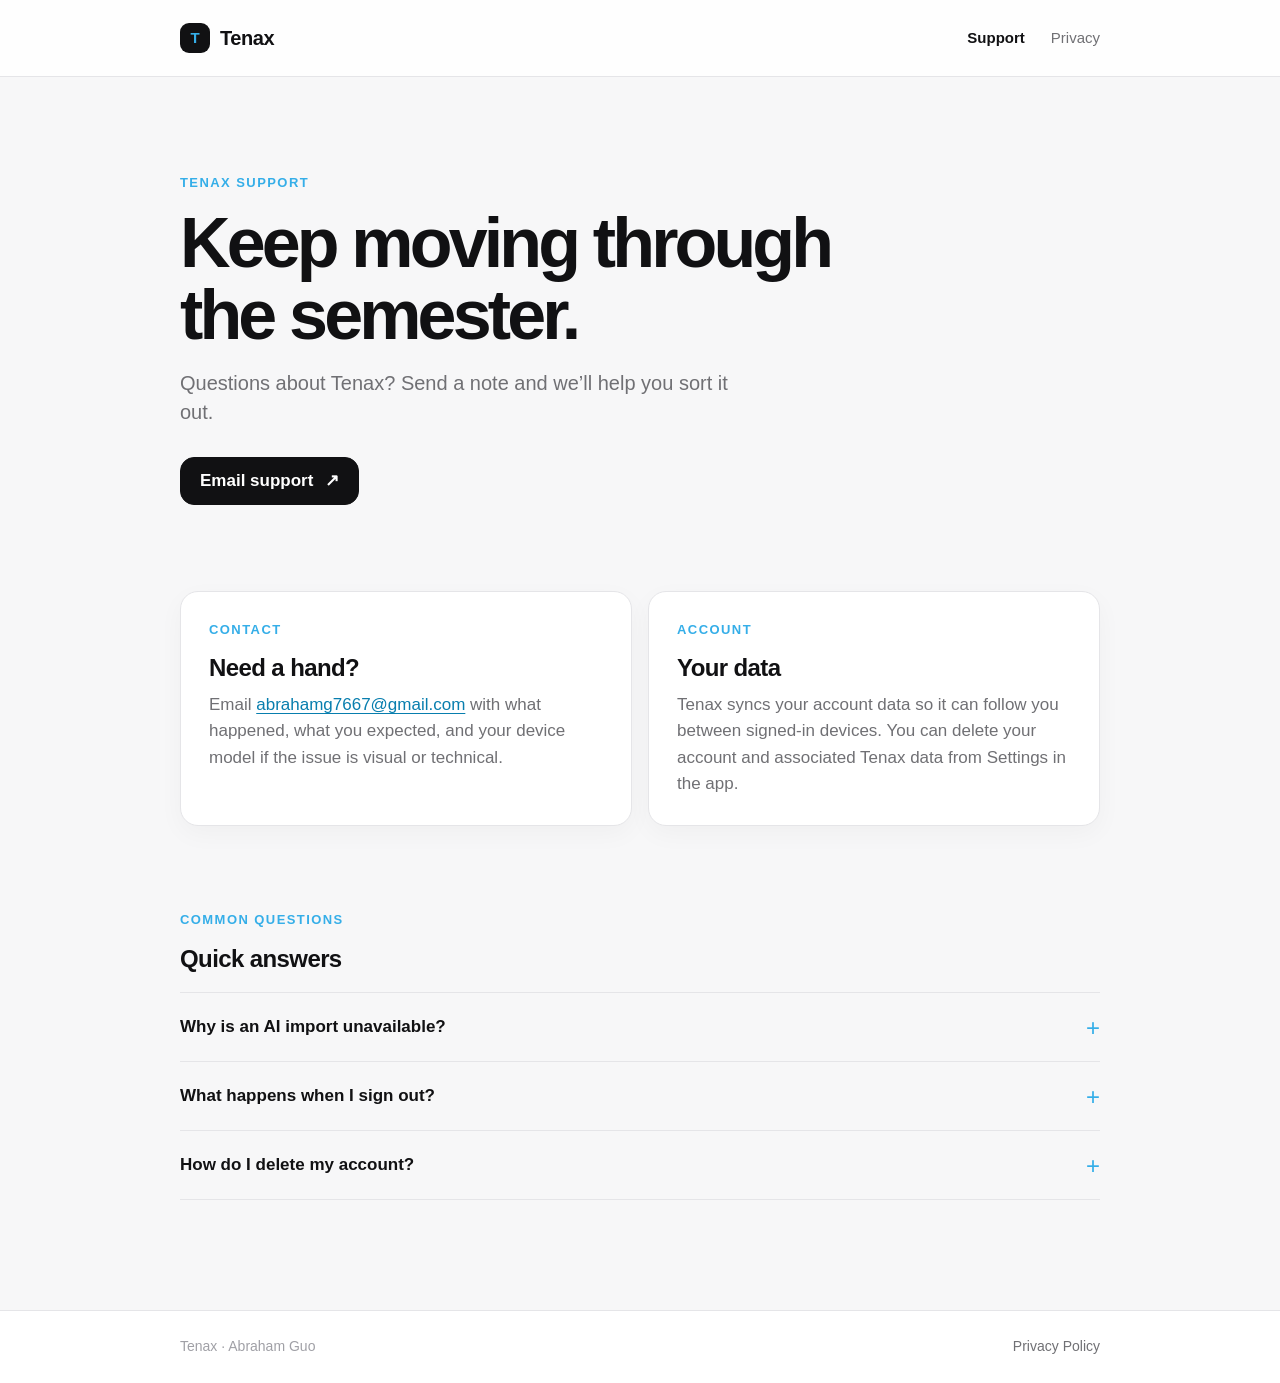
<file: index.html>
<!doctype html>
<html lang="en">
<head>
  <meta charset="utf-8">
  <meta name="viewport" content="width=device-width, initial-scale=1">
  <meta name="description" content="Tenax support and help.">
  <title>Tenax Support</title>
  <link rel="icon" type="image/svg+xml" href="data:image/svg+xml,%3Csvg xmlns='http://www.w3.org/2000/svg' viewBox='0 0 64 64'%3E%3Crect width='64' height='64' rx='18' fill='%230b0b0c'/%3E%3Cpath d='M18 18h28M32 18v28' stroke='%235ac8fa' stroke-width='7' stroke-linecap='round'/%3E%3C/svg%3E">
  <link rel="stylesheet" href="styles.css">
</head>
<body>
  <a class="skip-link" href="#main">Skip to content</a>
  <header class="site-header">
    <div class="shell header-inner">
      <a class="brand" href="index.html" aria-label="Tenax home">
        <span class="brand-mark" aria-hidden="true">T</span>
        <span>Tenax</span>
      </a>
      <nav class="site-nav" aria-label="Main navigation">
        <a class="active" href="index.html">Support</a>
        <a href="privacy.html">Privacy</a>
      </nav>
    </div>
  </header>

  <main id="main" class="shell page-content">
    <section class="intro" aria-labelledby="page-title">
      <p class="eyebrow">Tenax support</p>
      <h1 id="page-title">Keep moving through the semester.</h1>
      <p class="lede">Questions about Tenax? Send a note and we’ll help you sort it out.</p>
      <a class="primary-action" href="mailto:abrahamg7667@gmail.com">Email support <span aria-hidden="true">↗</span></a>
    </section>

    <section class="support-grid" aria-label="Support information">
      <article class="support-card">
        <p class="card-kicker">Contact</p>
        <h2>Need a hand?</h2>
        <p>Email <a class="inline-link" href="mailto:abrahamg7667@gmail.com">abrahamg7667@gmail.com</a> with what happened, what you expected, and your device model if the issue is visual or technical.</p>
      </article>
      <article class="support-card">
        <p class="card-kicker">Account</p>
        <h2>Your data</h2>
        <p>Tenax syncs your account data so it can follow you between signed-in devices. You can delete your account and associated Tenax data from Settings in the app.</p>
      </article>
    </section>

    <section class="faq-section" aria-labelledby="faq-title">
      <div class="section-heading">
        <p class="card-kicker">Common questions</p>
        <h2 id="faq-title">Quick answers</h2>
      </div>
      <div class="faq-list">
        <details>
          <summary>Why is an AI import unavailable?</summary>
          <p>The shared AI route can be temporarily busy or limited by its current quota. Try again later, or choose your own Gemini API key in Tenax Settings if you prefer to use your own quota.</p>
        </details>
        <details>
          <summary>What happens when I sign out?</summary>
          <p>Your signed-in account data is separated from other accounts. Sign back in to the same account to access its synced data.</p>
        </details>
        <details>
          <summary>How do I delete my account?</summary>
          <p>Open Tenax Settings, choose the account section, and select Delete Account. This removes the Tenax account data associated with that account and clears local account data on the device.</p>
        </details>
      </div>
    </section>
  </main>

  <footer class="site-footer">
    <div class="shell footer-inner">
      <span>Tenax · Abraham Guo</span>
      <a href="privacy.html">Privacy Policy</a>
    </div>
  </footer>
</body>
</html>
</file>
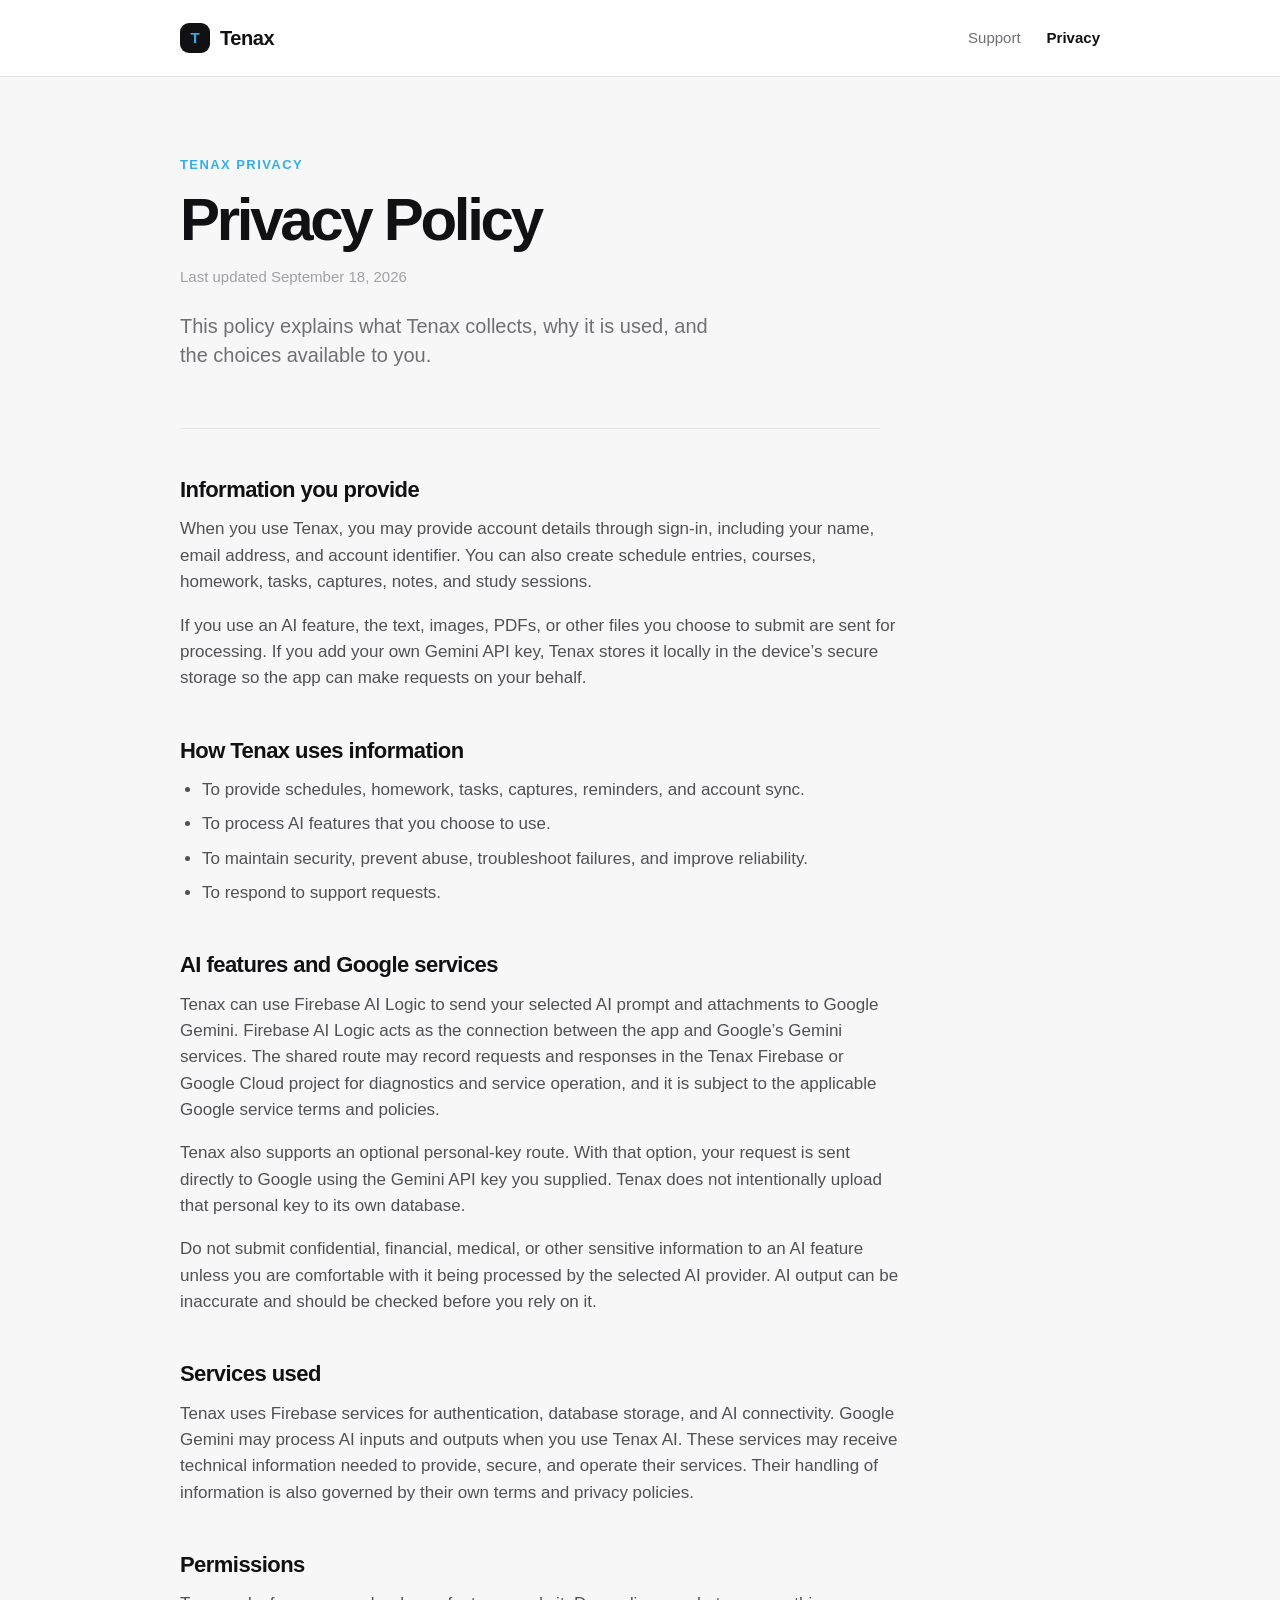
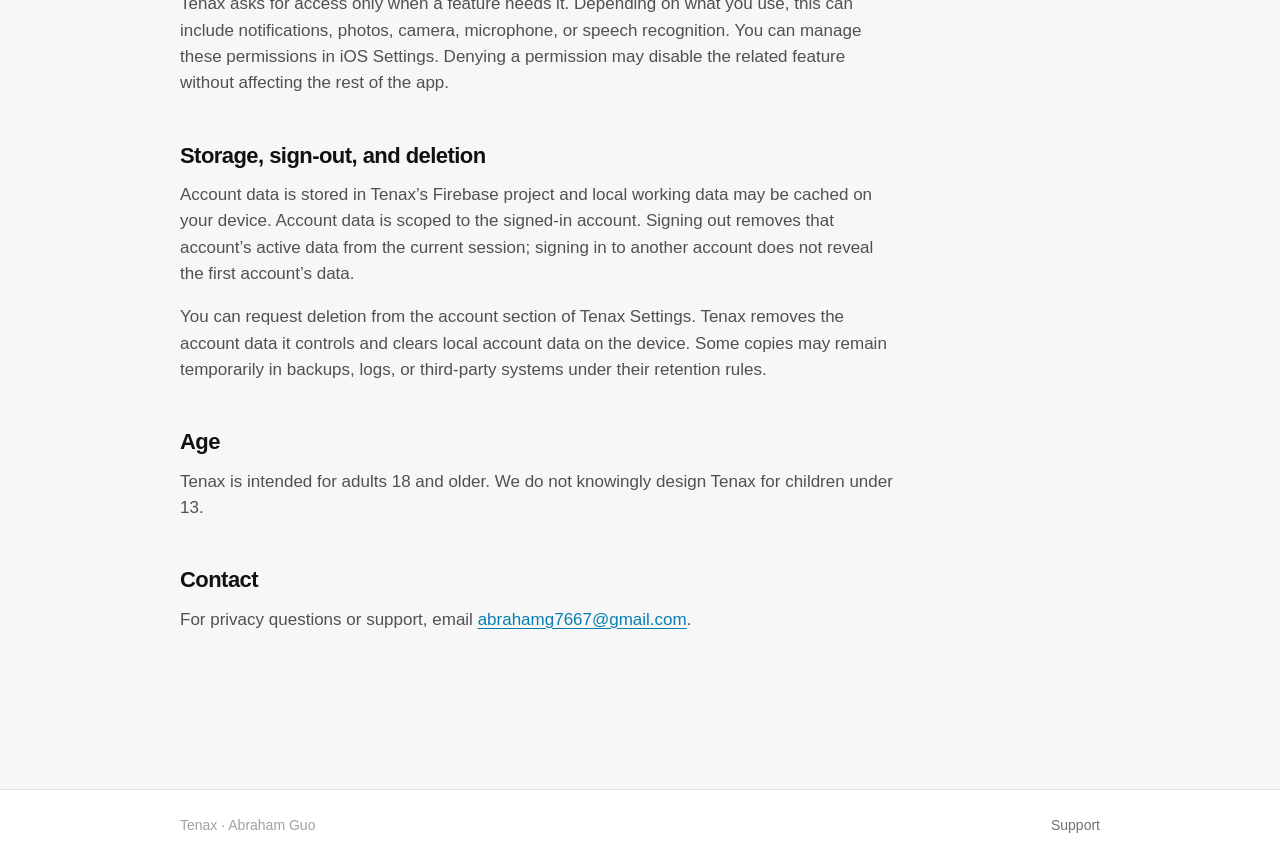
<file: privacy.html>
<!doctype html>
<html lang="en">
<head>
  <meta charset="utf-8">
  <meta name="viewport" content="width=device-width, initial-scale=1">
  <meta name="description" content="Tenax Privacy Policy.">
  <title>Tenax Privacy Policy</title>
  <link rel="icon" type="image/svg+xml" href="data:image/svg+xml,%3Csvg xmlns='http://www.w3.org/2000/svg' viewBox='0 0 64 64'%3E%3Crect width='64' height='64' rx='18' fill='%230b0b0c'/%3E%3Cpath d='M18 18h28M32 18v28' stroke='%235ac8fa' stroke-width='7' stroke-linecap='round'/%3E%3C/svg%3E">
  <link rel="stylesheet" href="styles.css">
</head>
<body>
  <a class="skip-link" href="#main">Skip to content</a>
  <header class="site-header">
    <div class="shell header-inner">
      <a class="brand" href="index.html" aria-label="Tenax home">
        <span class="brand-mark" aria-hidden="true">T</span>
        <span>Tenax</span>
      </a>
      <nav class="site-nav" aria-label="Main navigation">
        <a href="index.html">Support</a>
        <a class="active" href="privacy.html">Privacy</a>
      </nav>
    </div>
  </header>

  <main id="main" class="shell policy-layout">
    <header class="policy-header">
      <p class="eyebrow">Tenax privacy</p>
      <h1>Privacy Policy</h1>
      <p class="policy-meta">Last updated September 18, 2026</p>
      <p class="lede">This policy explains what Tenax collects, why it is used, and the choices available to you.</p>
    </header>

    <div class="policy-body">
      <section>
        <h2>Information you provide</h2>
        <p>When you use Tenax, you may provide account details through sign-in, including your name, email address, and account identifier. You can also create schedule entries, courses, homework, tasks, captures, notes, and study sessions.</p>
        <p>If you use an AI feature, the text, images, PDFs, or other files you choose to submit are sent for processing. If you add your own Gemini API key, Tenax stores it locally in the device’s secure storage so the app can make requests on your behalf.</p>
      </section>

      <section>
        <h2>How Tenax uses information</h2>
        <ul>
          <li>To provide schedules, homework, tasks, captures, reminders, and account sync.</li>
          <li>To process AI features that you choose to use.</li>
          <li>To maintain security, prevent abuse, troubleshoot failures, and improve reliability.</li>
          <li>To respond to support requests.</li>
        </ul>
      </section>

      <section>
        <h2>AI features and Google services</h2>
        <p>Tenax can use Firebase AI Logic to send your selected AI prompt and attachments to Google Gemini. Firebase AI Logic acts as the connection between the app and Google’s Gemini services. The shared route may record requests and responses in the Tenax Firebase or Google Cloud project for diagnostics and service operation, and it is subject to the applicable Google service terms and policies.</p>
        <p>Tenax also supports an optional personal-key route. With that option, your request is sent directly to Google using the Gemini API key you supplied. Tenax does not intentionally upload that personal key to its own database.</p>
        <p>Do not submit confidential, financial, medical, or other sensitive information to an AI feature unless you are comfortable with it being processed by the selected AI provider. AI output can be inaccurate and should be checked before you rely on it.</p>
      </section>

      <section>
        <h2>Services used</h2>
        <p>Tenax uses Firebase services for authentication, database storage, and AI connectivity. Google Gemini may process AI inputs and outputs when you use Tenax AI. These services may receive technical information needed to provide, secure, and operate their services. Their handling of information is also governed by their own terms and privacy policies.</p>
      </section>

      <section>
        <h2>Permissions</h2>
        <p>Tenax asks for access only when a feature needs it. Depending on what you use, this can include notifications, photos, camera, microphone, or speech recognition. You can manage these permissions in iOS Settings. Denying a permission may disable the related feature without affecting the rest of the app.</p>
      </section>

      <section>
        <h2>Storage, sign-out, and deletion</h2>
        <p>Account data is stored in Tenax’s Firebase project and local working data may be cached on your device. Account data is scoped to the signed-in account. Signing out removes that account’s active data from the current session; signing in to another account does not reveal the first account’s data.</p>
        <p>You can request deletion from the account section of Tenax Settings. Tenax removes the account data it controls and clears local account data on the device. Some copies may remain temporarily in backups, logs, or third-party systems under their retention rules.</p>
      </section>

      <section>
        <h2>Age</h2>
        <p>Tenax is intended for adults 18 and older. We do not knowingly design Tenax for children under 13.</p>
      </section>

      <section>
        <h2>Contact</h2>
        <p>For privacy questions or support, email <a class="inline-link" href="mailto:abrahamg7667@gmail.com">abrahamg7667@gmail.com</a>.</p>
      </section>
    </div>
  </main>

  <footer class="site-footer">
    <div class="shell footer-inner">
      <span>Tenax · Abraham Guo</span>
      <a href="index.html">Support</a>
    </div>
  </footer>
</body>
</html>
</file>
<file: styles.css>
:root {
  color-scheme: light;
  --ink: #111113;
  --muted: #707074;
  --quiet: #a0a0a6;
  --line: #e5e5e8;
  --surface: #ffffff;
  --page: #f7f7f8;
  --accent: #35aee8;
  --accent-soft: #eaf7fd;
  --max-width: 920px;
}

* {
  box-sizing: border-box;
}

html {
  scroll-behavior: smooth;
}

body {
  margin: 0;
  background: var(--page);
  color: var(--ink);
  font-family: -apple-system, BlinkMacSystemFont, "SF Pro Display", "SF Pro Text", Inter, Helvetica, Arial, sans-serif;
  font-size: 17px;
  line-height: 1.55;
  -webkit-font-smoothing: antialiased;
}

a {
  color: inherit;
}

.shell {
  width: min(calc(100% - 40px), var(--max-width));
  margin: 0 auto;
}

.skip-link {
  position: absolute;
  top: 10px;
  left: 16px;
  z-index: 10;
  padding: 8px 12px;
  border-radius: 8px;
  background: var(--ink);
  color: #fff;
  transform: translateY(-150%);
}

.skip-link:focus {
  transform: translateY(0);
}

.site-header {
  border-bottom: 1px solid var(--line);
  background: rgba(255, 255, 255, 0.88);
}

.header-inner,
.footer-inner {
  display: flex;
  align-items: center;
  justify-content: space-between;
  min-height: 76px;
}

.brand {
  display: inline-flex;
  align-items: center;
  gap: 10px;
  font-size: 20px;
  font-weight: 700;
  letter-spacing: -0.02em;
  text-decoration: none;
}

.brand-mark {
  display: grid;
  width: 30px;
  height: 30px;
  place-items: center;
  border-radius: 9px;
  background: var(--ink);
  color: var(--accent);
  font-size: 15px;
  font-weight: 800;
}

.site-nav {
  display: flex;
  gap: 26px;
  color: var(--muted);
  font-size: 15px;
}

.site-nav a {
  padding: 8px 0;
  text-decoration: none;
}

.site-nav a:hover,
.site-nav a:focus-visible,
.site-nav .active {
  color: var(--ink);
}

.site-nav .active {
  font-weight: 650;
}

.page-content {
  padding: 96px 0 110px;
}

.intro {
  max-width: 660px;
}

.eyebrow,
.card-kicker {
  margin: 0 0 14px;
  color: var(--accent);
  font-size: 13px;
  font-weight: 750;
  letter-spacing: 0.11em;
  text-transform: uppercase;
}

h1,
h2,
p {
  margin-top: 0;
}

h1 {
  max-width: 680px;
  margin-bottom: 18px;
  font-size: clamp(42px, 7vw, 70px);
  line-height: 1.03;
  letter-spacing: -0.055em;
}

h2 {
  margin-bottom: 10px;
  font-size: 24px;
  line-height: 1.15;
  letter-spacing: -0.025em;
}

.lede {
  max-width: 560px;
  margin-bottom: 30px;
  color: var(--muted);
  font-size: 20px;
  line-height: 1.45;
}

.primary-action {
  display: inline-flex;
  align-items: center;
  gap: 12px;
  min-height: 48px;
  padding: 0 19px;
  border: 1px solid var(--ink);
  border-radius: 14px;
  background: var(--ink);
  color: #fff;
  font-weight: 650;
  text-decoration: none;
  transition: transform 160ms ease, background 160ms ease;
}

.primary-action:hover,
.primary-action:focus-visible {
  background: #2c2c30;
  transform: translateY(-1px);
}

.support-grid {
  display: grid;
  grid-template-columns: repeat(2, minmax(0, 1fr));
  gap: 16px;
  margin-top: 86px;
}

.support-card {
  min-height: 230px;
  padding: 28px;
  border: 1px solid var(--line);
  border-radius: 18px;
  background: var(--surface);
  box-shadow: 0 8px 26px rgba(20, 20, 24, 0.035);
}

.support-card p:last-child {
  margin-bottom: 0;
  color: var(--muted);
}

.inline-link {
  color: #087eae;
  text-decoration-thickness: 1px;
  text-underline-offset: 3px;
}

.faq-section {
  margin-top: 84px;
}

.section-heading {
  margin-bottom: 20px;
}

.section-heading h2 {
  margin-bottom: 0;
}

.faq-list {
  border-top: 1px solid var(--line);
}

details {
  border-bottom: 1px solid var(--line);
}

summary {
  display: flex;
  align-items: center;
  justify-content: space-between;
  gap: 18px;
  min-height: 68px;
  cursor: pointer;
  list-style: none;
  font-weight: 650;
}

summary::-webkit-details-marker {
  display: none;
}

summary::after {
  content: "+";
  color: var(--accent);
  font-size: 24px;
  font-weight: 400;
}

details[open] summary::after {
  content: "−";
}

details p {
  max-width: 710px;
  margin: -3px 42px 22px 0;
  color: var(--muted);
}

.site-footer {
  border-top: 1px solid var(--line);
  background: var(--surface);
  color: var(--quiet);
  font-size: 14px;
}

.footer-inner {
  min-height: 72px;
}

.footer-inner a {
  color: var(--muted);
  text-decoration: none;
}

.footer-inner a:hover,
.footer-inner a:focus-visible {
  color: var(--ink);
}

.policy-layout {
  padding: 78px 0 110px;
}

.policy-header {
  max-width: 700px;
  padding-bottom: 58px;
  border-bottom: 1px solid var(--line);
}

.policy-header h1 {
  margin-bottom: 14px;
  font-size: clamp(40px, 6vw, 60px);
}

.policy-meta {
  margin-bottom: 24px;
  color: var(--quiet);
  font-size: 15px;
}

.policy-header .lede {
  margin-bottom: 0;
}

.policy-body {
  max-width: 720px;
  padding-top: 48px;
}

.policy-body section {
  margin-bottom: 46px;
}

.policy-body h2 {
  margin-bottom: 14px;
  font-size: 22px;
}

.policy-body p,
.policy-body li {
  color: #505055;
}

.policy-body p:last-child {
  margin-bottom: 0;
}

.policy-body ul {
  margin: 0;
  padding-left: 22px;
}

.policy-body li + li {
  margin-top: 8px;
}

:focus-visible {
  outline: 3px solid rgba(53, 174, 232, 0.45);
  outline-offset: 3px;
}

@media (max-width: 640px) {
  .shell {
    width: min(calc(100% - 32px), var(--max-width));
  }

  .header-inner {
    min-height: 68px;
  }

  .site-nav {
    gap: 18px;
  }

  .page-content {
    padding: 66px 0 84px;
  }

  .lede {
    font-size: 18px;
  }

  .support-grid {
    grid-template-columns: 1fr;
    margin-top: 62px;
  }

  .support-card {
    min-height: auto;
    padding: 24px;
  }

  .faq-section {
    margin-top: 62px;
  }

  .policy-layout {
    padding: 58px 0 84px;
  }

  .policy-header {
    padding-bottom: 42px;
  }

  .policy-body {
    padding-top: 38px;
  }

  .policy-body section {
    margin-bottom: 38px;
  }

  .footer-inner {
    align-items: flex-start;
    flex-direction: column;
    justify-content: center;
    gap: 4px;
    min-height: 88px;
  }
}

@media (prefers-reduced-motion: reduce) {
  html {
    scroll-behavior: auto;
  }

  .primary-action {
    transition: none;
  }
}
</file>
